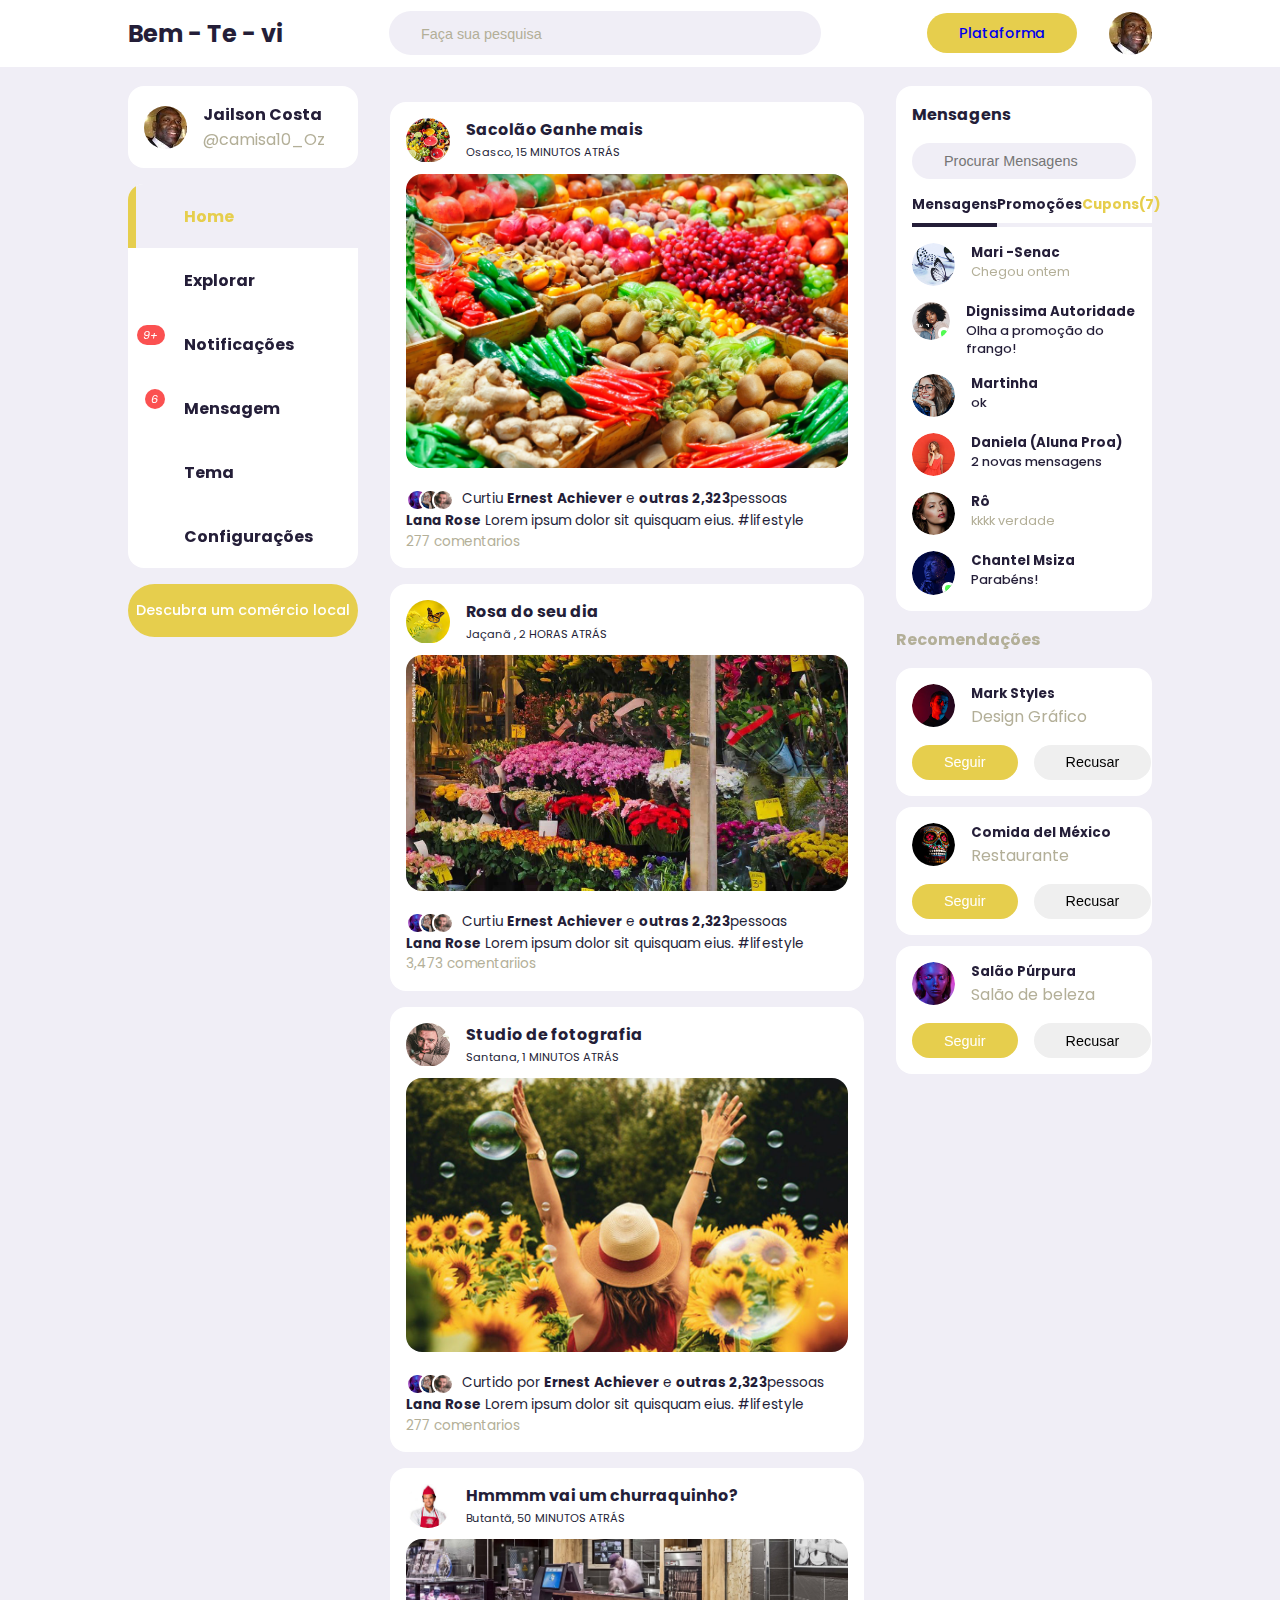
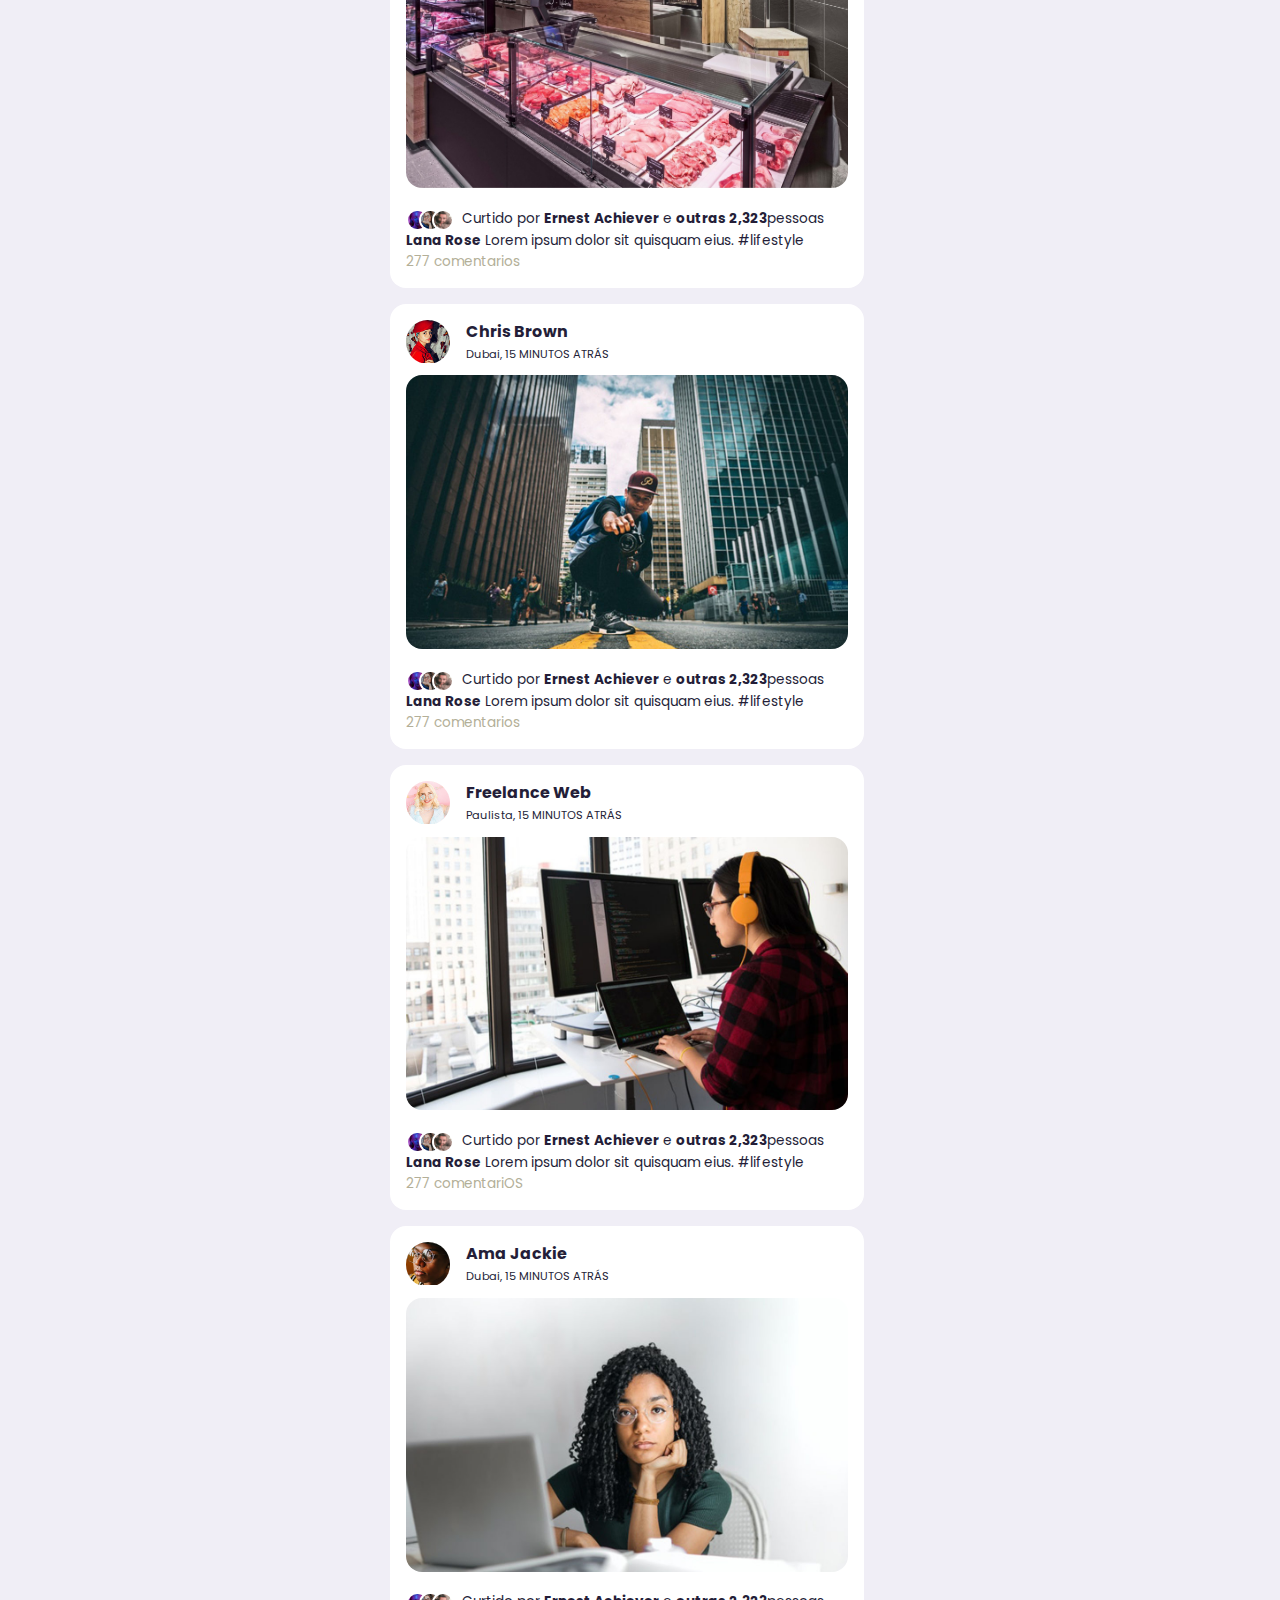
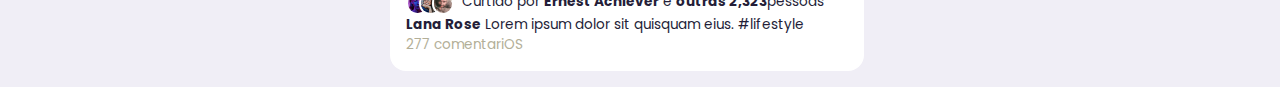
<file: rede_social.html>
<!DOCTYPE html>
<html lang="pt-br">

<head>
    <meta charset="UTF-8">
    <meta http-equiv="X-UA-Compatible" content="IE=edge">
    <meta name="viewport" content="width=device-width, initial-scale=1.0">
    <link rel="shortcut icon" href="/img/logo.png" type="image/x-icon">
    <title>Rede social | Bem-Te-Vi</title>
    <link rel="stylesheet" href="https://unicons.iconscout.com/release/v2.1.6/css/unicons.css">
    <link rel="stylesheet" href="style/estilo_redeSocial.css">
</head>

<body>
    <nav>
        <div class="container">
            <h2 class="log">
                Bem - Te - vi
            </h2>
            <div class="search-bar">
                <i class="uil uil-search"></i>
                <input type="search" placeholder="Faça sua pesquisa">
            </div>
            <div class="create">
                <label class="btn btn-primary" for="create-post"><a href="Plataforma.html" target="_blanck">Plataforma</a></label>
                <div class="profile-photo pointer">
                    <a href="pagina_usuario.html"><img src="img/jaja.jpeg">
                    </a>                    
                </div>
            </div>
        </div>
    </nav>
   
    <main>
        <div class="container">
        
            <div class="left">
                <a class="profile">
                    <div class="profile-photo">
                        <img src="img/jaja.jpeg">
                    </div>
                    <div class="handle">
                        <h4>Jailson Costa</h4>
                        <p class="text-muted">
                            @camisa10_Oz
                        </p>
                    </div>
                </a>

                <!-------------------- SIDEBAR ------------------------->
                <div class="sidebar">
                    <a class="menu-item active">
                        <span><i class="uil uil-home"></i></span>
                        <h3>Home</h3>
                    </a>
                    <a class="menu-item">
                        <span><i class="uil uil-compass"></i></span>
                        <h3>Explorar</h3>
                    </a>
                    <a class="menu-item" id="notifications">
                        <span><i class="uil uil-bell"><small class="notification-count">9+</small></i></span>
                        <h3>Notificações</h3>
                     
                        <div class="notifications-popup">
                            <div>
                                <div class="profile-photo">
                                    <img src="img/profile-2.jpg">
                                </div>
                                <div class="notification-body">
                                    <b>Keke Benjamin</b> aceitou sua solicitação
                                    <small class="text-muted">2 HORAS ATRÁS</small>
                                </div>
                            </div>
                            <div>
                                <div class="profile-photo">
                                    <img src="img/profile-3.jpg">
                                </div>
                                <div class="notification-body">
                                    <b>John Doe</b> comentou na sua publicação
                                    <small class="text-muted">1 HORA ATRÁS</small>
                                </div>
                            </div>
                            <div>
                                <div class="profile-photo">
                                    <img src="img/profile-4.jpg">
                                </div>
                                <div class="notification-body">
                                    <b>Mary Oppong</b> e <b> outras 283 </b> curtiram
                                    <small class="text-muted">4 MINUTOS ATRÁS</small>
                                </div>
                            </div>
                            <div>
                                <div class="profile-photo">
                                    <img src="img/profile-5.jpg">
                                </div>
                                <div class="notification-body">
                                    <b>Doris Y. Lartey</b> comentou em uma publicação que voce foi marcado
                                    <small class="text-muted">2 DIAS ATRÁS</small>
                                </div>
                            </div>
                            <div>
                                <div class="profile-photo">
                                    <img src="img/profile-6.jpg">
                                </div>
                                <div class="notification-body">
                                    <b>Donald Trump</b> comentou em uma publicação que voce foi marcado
                                    <small class="text-muted">1 HORA ATRÁS</small>
                                </div>
                            </div>
                            <div>
                                <div class="profile-photo">
                                    <img src="img/profile-7.jpg">
                                </div>
                                <div class="notification-body">
                                    <b>jane Doe</b> comentou na sua publicação
                                    <small class="text-muted">1 HORA ATRÁS</small>
                                </div>
                            </div>
                        </div>
                        
                    </a>
                    <a class="menu-item" id="messages-notification">
                        <span><i class="uil uil-envelope-alt"><small class="notification-count">6</small></i></span>
                        <h3>Mensagem</h3>
                    </a>
                    <a class="menu-item" id="theme">
                        <span><i class="uil uil-palette"></i></span>
                        <h3>Tema</h3>
                    </a>
                    <a class="menu-item">
                        <span><i class="uil uil-setting"></i></span>
                        <h3>Configurações</h3>
                    </a>
                </div>
               
                <label for="create-post" class="btn btn-primary">Descubra um comércio local</label>
            </div>

            <div class="middle">
                <!-- <div class="stories">
                    <div class="story">
                        <div class="profile-photo">
                            <img src="img/profile-20.jpg">
                        </div>
                        <p class="name">Seu story</p>
                    </div>
                    <div class="story">
                        <div class="profile-photo">
                            <img src="img/profile-9.jpg">
                        </div>
                        <p class="name">Lilla James</p>
                    </div>
                    <div class="story">
                        <div class="profile-photo">
                            <img src="img/profile-10.jpg">
                        </div>
                        <p class="name">Winnie Hale</p>
                    </div>
                    <div class="story">
                        <div class="profile-photo">
                            <img src="img/profile-11.jpg">
                        </div>
                        <p class="name">Daniel Bale</p>
                    </div>
                    <div class="story">
                        <div class="profile-photo">
                            <img src="img/profile-12.jpg">
                        </div>
                        <p class="name">Jane Doe</p>
                    </div>
                    <div class="story">
                        <div class="profile-photo">
                            <img src="img/profile-8.jpg">
                        </div>
                        <p class="name">Tina White</p>
                    </div>
                </div>
              
                <form class="create-post">
                    <div class="profile-photo">
                        <img src="img/profile-1.jpg">
                    </div>
                    <input type="text" placeholder="Compartilhe uma promoção!" id="create-post">
                    <input type="submit" value="publicar" class="btn btn-primary">
                </form> -->

                <!------------------- FEEDS --------------------->
                <div class="feeds">
                    <!------------------- FEED 1 --------------------->
                    <div class="feed">
                        <div class="head">
                            <div class="user">
                                <div class="profile-photo">
                                    <img src="img/profile-13.jpg">
                                </div>
                                <div class="ingo">
                                    <h3>Sacolão Ganhe mais</h3>
                                    <small>Osasco, 15 MINUTOS ATRÁS</small>
                                </div>
                            </div>
                            <span class="edit">
                                <i class="uil uil-ellipsis-h"></i>
                            </span>
                        </div>

                        <div class="photo">
                            <img src="img/feira.jpg">
                        </div>

                        <div class="action-buttons">
                            <div class="interaction-buttons">
                                <span><i class="uil uil-heart pointer "></i></span>
                                <span><i class="uil uil-comment-dots pointer "></i></span>
                                <span><i class="uil uil-share-alt pointer"></i></span>
                            </div>
                            <div class="bookmark">
                                <span><i class="uil uil-bookmark-full"></i></span>
                            </div>
                        </div>

                        <div class="liked-by">
                            <span><img src="img/profile-10.jpg"></span>
                            <span><img src="img/profile-4.jpg"></span>
                            <span><img src="img/profile-15.jpg"></span>
                            <p>Curtiu <b>Ernest Achiever</b> e <b> outras 2,323</b>pessoas </p>
                        </div>

                        <div class="caption">
                            <p><b>Lana Rose</b> Lorem ipsum dolor sit quisquam eius. <span
                                    class="harsh-tag">#lifestyle</span></p>
                        </div>
                        <div class="comments text-muted"> 277 comentarios</div>
                    </div>
                  
                    <div class="feed">
                        <div class="head">
                            <div class="user">
                                <div class="profile-photo">
                                    <img src="img/profile-14.jpg">
                                </div>
                                <div class="ingo">
                                    <h3>Rosa do seu dia </h3>
                                    <small>Jaçanã
                                        , 2 HORAS ATRÁS</small>
                                </div>
                            </div>
                            <span class="edit">
                                <i class="uil uil-ellipsis-h"></i>
                            </span>
                        </div>

                        <div class="photo">
                            <img src="img/floricultura.jpg">
                        </div>

                        <div class="action-buttons">
                            <div class="interaction-buttons">
                                <span><i class="uil uil-heart pointer "></i></span>
                                <span><i class="uil uil-comment-dots pointer"></i></span>
                                <span><i class="uil uil-share-alt pointer"></i></span>
                            </div>
                            <div class="bookmark">
                                <span><i class="uil uil-bookmark-full"></i></span>
                            </div>
                        </div>

                        <div class="liked-by">
                            <span><img src="img/profile-10.jpg"></span>
                            <span><img src="img/profile-4.jpg"></span>
                            <span><img src="img/profile-15.jpg"></span>
                            <p>Curtiu <b>Ernest Achiever</b> e <b>outras 2,323</b>pessoas</p>
                        </div>

                        <div class="caption">
                            <p><b>Lana Rose</b> Lorem ipsum dolor sit quisquam eius. <span
                                    class="harsh-tag">#lifestyle</span></p>
                        </div>
                        <div class="comments text-muted">3,473 comentariios</div>
                    </div>
                    <!---------------- END OF FEED ----------------->
                    <!------------------- FEED 3 --------------------->
                    <div class="feed">
                        <div class="head">
                            <div class="user">
                                <div class="profile-photo">
                                    <img src="img/profile-15.jpg">
                                </div>
                                <div class="ingo">
                                    <h3>Studio de fotografia</h3>
                                    <small>Santana, 1 MINUTOS ATRÁS</small>
                                </div>
                            </div>
                            <span class="edit">
                                <i class="uil uil-ellipsis-h"></i>
                            </span>
                        </div>

                        <div class="photo">
                            <img src="img/feed-3.jpg">
                        </div>

                        <div class="action-buttons">
                            <div class="interaction-buttons">
                                <span><i class="uil uil-heart pointer "></i></span>
                                <span><i class="uil uil-comment-dots pointer"></i></span>
                                <span><i class="uil uil-share-alt pointer"></i></span>
                            </div>
                            <div class="bookmark">
                                <span><i class="uil uil-bookmark-full"></i></span>
                            </div>
                        </div>

                        <div class="liked-by">
                            <span><img src="img/profile-10.jpg"></span>
                            <span><img src="img/profile-4.jpg"></span>
                            <span><img src="img/profile-15.jpg"></span>
                            <p>Curtido por <b>Ernest Achiever</b> e <b>outras 2,323</b>pessoas</p>
                        </div>

                        <div class="caption">
                            <p><b>Lana Rose</b> Lorem ipsum dolor sit quisquam eius. <span
                                    class="harsh-tag">#lifestyle</span></p>
                        </div>
                        <div class="comments text-muted">277 comentarios</div>
                    </div>
                    <!---------------- END OF FEED ----------------->
                    <!------------------- FEED 4 --------------------->
                    <div class="feed">
                        <div class="head">
                            <div class="user">
                                <div class="profile-photo">
                                    <img src="img/perfio-carne.jpeg">
                                </div>
                                <div class="ingo">
                                    <h3>Hmmmm vai um churraquinho?</h3>
                                    <small>Butantã, 50 MINUTOS ATRÁS</small>
                                </div>
                            </div>
                            <span class="edit">
                                <i class="uil uil-ellipsis-h"></i>
                            </span>
                        </div>

                        <div class="photo">
                            <img src="img/acougue.jpg">
                        </div>

                        <div class="action-buttons">
                            <div class="interaction-buttons">
                                <span><i class="uil uil-heart pointer"></i></span>
                                <span><i class="uil uil-comment-dots pointer"></i></span>
                                <span><i class="uil uil-share-alt pointer"></i></span>
                            </div>
                            <div class="bookmark">
                                <span><i class="uil uil-bookmark-full"></i></span>
                            </div>
                        </div>

                        <div class="liked-by">
                            <span><img src="img/profile-10.jpg"></span>
                            <span><img src="img/profile-4.jpg"></span>
                            <span><img src="img/profile-15.jpg"></span>
                            <p>Curtido por <b>Ernest Achiever</b> e <b>outras 2,323</b>pessoas</p>
                        </div>

                        <div class="caption">
                            <p><b>Lana Rose</b> Lorem ipsum dolor sit quisquam eius. <span
                                    class="harsh-tag">#lifestyle</span></p>
                        </div>
                        <div class="comments text-muted">277 comentarios</div>
                    </div>
                    <!---------------- END OF FEED ----------------->
                    <!------------------- FEED 5 --------------------->
                    <div class="feed">
                        <div class="head">
                            <div class="user">
                                <div class="profile-photo">
                                    <img src="img/profile-16.jpg">
                                </div>
                                <div class="ingo">
                                    <h3>Chris Brown</h3>
                                    <small>Dubai, 15 MINUTOS ATRÁS</small>
                                </div>
                            </div>
                            <span class="edit">
                                <i class="uil uil-ellipsis-h"></i>
                            </span>
                        </div>

                        <div class="photo">
                            <img src="img/feed-5.jpg">
                        </div>

                        <div class="action-buttons">
                            <div class="interaction-buttons">
                                <span><i class="uil uil-heart pointer"></i></span>
                                <span><i class="uil uil-comment-dots pointer"></i></span>
                                <span><i class="uil uil-share-alt pointer"></i></span>
                            </div>
                            <div class="bookmark">
                                <span><i class="uil uil-bookmark-full"></i></span>
                            </div>
                        </div>

                        <div class="liked-by">
                            <span><img src="img/profile-10.jpg"></span>
                            <span><img src="img/profile-4.jpg"></span>
                            <span><img src="img/profile-15.jpg"></span>
                            <p>Curtido por <b>Ernest Achiever</b> e <b>outras 2,323</b>pessoas</p>
                        </div>

                        <div class="caption">
                            <p><b>Lana Rose</b> Lorem ipsum dolor sit quisquam eius. <span
                                    class="harsh-tag">#lifestyle</span></p>
                        </div>
                        <div class="comments text-muted"> 277 comentarios</div>
                    </div>
                    <!---------------- END OF FEED ----------------->
                    <!------------------- FEED 6 --------------------->
                    <div class="feed">
                        <div class="head">
                            <div class="user">
                                <div class="profile-photo">
                                    <img src="img/profile-17.jpg">
                                </div>
                                <div class="ingo">
                                    <h3>Freelance Web</h3>
                                    <small>Paulista, 15 MINUTOS ATRÁS</small>
                                </div>
                            </div>
                            <span class="edit">
                                <i class="uil uil-ellipsis-h"></i>
                            </span>
                        </div>

                        <div class="photo">
                            <img src="img/feed-6.jpg">
                        </div>

                        <div class="action-buttons">
                            <div class="interaction-buttons">
                                <span><i class="uil uil-heart pointer"></i></span>
                                <span><i class="uil uil-comment-dots pointer"></i></span>
                                <span><i class="uil uil-share-alt pointer"></i></span>
                            </div>
                            <div class="bookmark">
                                <span><i class="uil uil-bookmark-full"></i></span>
                            </div>
                        </div>

                        <div class="liked-by">
                            <span><img src="img/profile-10.jpg"></span>
                            <span><img src="img/profile-4.jpg"></span>
                            <span><img src="img/profile-15.jpg"></span>
                            <p>Curtido por <b>Ernest Achiever</b> e <b>outras 2,323</b>pessoas</p>
                        </div>

                        <div class="caption">
                            <p><b>Lana Rose</b> Lorem ipsum dolor sit quisquam eius. <span
                                    class="harsh-tag">#lifestyle</span></p>
                        </div>
                        <div class="comments text-muted">277 comentariOS</div>
                    </div>
                    <!---------------- END OF FEED ----------------->
                    <!------------------- FEED 7 --------------------->
                    <div class="feed">
                        <div class="head">
                            <div class="user">
                                <div class="profile-photo">
                                    <img src="img/profile-18.jpg">
                                </div>
                                <div class="ingo">
                                    <h3>Ama Jackie</h3>
                                    <small>Dubai, 15 MINUTOS ATRÁS</small>
                                </div>
                            </div>
                            <span class="edit">
                                <i class="uil uil-ellipsis-h"></i>
                            </span>
                        </div>

                        <div class="photo">
                            <img src="img/feed-7.jpg">
                        </div>

                        <div class="action-buttons">
                            <div class="interaction-buttons">
                                <span><i class="uil uil-heart pointer"></i></span>
                                <span><i class="uil uil-comment-dots pointer"></i></span>
                                <span><i class="uil uil-share-alt pointer"></i></span>
                            </div>
                            <div class="bookmark">
                                <span><i class="uil uil-bookmark-full"></i></span>
                            </div>
                        </div>

                        <div class="liked-by">
                            <span><img src="img/profile-10.jpg"></span>
                            <span><img src="img/profile-4.jpg"></span>
                            <span><img src="img/profile-15.jpg"></span>
                            <p>Curtido por <b>Ernest Achiever</b> e <b>outras 2,323</b>pessoas</p>
                        </div>

                        <div class="caption">
                            <p><b>Lana Rose</b> Lorem ipsum dolor sit quisquam eius. <span
                                    class="harsh-tag">#lifestyle</span></p>
                        </div>
                        <div class="comments text-muted"> 277 comentariOS</div>
                    </div>
                    <!---------------- END OF FEED ----------------->
                </div>
                <!------------------------------- END OF FEEDS ------------------------------------>
            </div>
            <!--======================== END OF MIDDLE ==========================-->


            <!--======================== RIGHT ==========================-->
            <div class="right">
                <div class="messages">
                    <div class="heading">
                        <h4>Mensagens</h4><i class="uil uil-edit"></i>
                    </div>
                    <!------------ SEARCH BAR -------------->
                    <div class="search-bar">
                        <i class="uil uil-search"></i>
                        <input type="search" placeholder="Procurar Mensagens" id="message-search">
                    </div>
                    
                    <div class="category">
                        <h6 class="active pointer">Mensagens</h6>
                        <h6 class="pointer">Promoções</h6>
                        <h6 class="message-requests pointer">Cupons(7)</h6>
                    </div>
                   
                    <div class="message">
                        <div class="profile-photo">
                            <img src="img/profile-2.jpg">
                        </div>
                        <div class="message-body">
                            <h5>Mari -Senac</h5>
                            <p class="text-muted">Chegou ontem</p>
                        </div>
                    </div>
                    <!----- MESSAGE ----->
                    <div class="message">
                        <div class="profile-photo">
                            <img src="img/profile-3.jpg">
                            <div class="active"></div>
                        </div>
                        <div class="message-body">
                            <h5>Dignissima Autoridade</h5>
                            <p class="text-bold">Olha a promoção do frango!</p>
                        </div>
                    </div>
                    <!----- MESSAGE ----->
                    <div class="message">
                        <div class="profile-photo">
                            <img src="img/profile-4.jpg">
                        </div>
                        <div class="message-body">
                            <h5>Martinha</h5>
                            <p class="text-bold">ok</p>
                        </div>
                    </div>
                    <!----- MESSAGE ----->
                    <div class="message">
                        <div class="profile-photo">
                            <img src="img/profile-5.jpg">
                        </div>
                        <div class="message-body">
                            <h5>Daniela (Aluna Proa)</h5>
                            <p class="text-bold">2 novas mensagens</p>
                        </div>
                    </div>
                    <!----- MESSAGE ----->
                    <div class="message">
                        <div class="profile-photo">
                            <img src="img/profile-6.jpg">
                        </div>
                        <div class="message-body">
                            <h5>Rô</h5>
                            <p class="text-muted">kkkk verdade</p>
                        </div>
                    </div>
                    <!----- MESSAGE ----->
                    <div class="message">
                        <div class="profile-photo">
                            <img src="img/profile-7.jpg">
                            <div class="active"></div>
                        </div>
                        <div class="message-body">
                            <h5>Chantel Msiza</h5>
                            <p class="text-bold">Parabéns!</p>
                        </div>
                    </div>
                </div>
               
                <div class="friend-requests">
                    <h4>Recomendações</h4>
                    <!----- REQUEST 1----->
                    <div class="request">
                        <div class="info">
                            <div class="profile-photo">
                                <img src="img/profile-8.jpg">
                            </div>
                            <div>
                                <h5>Mark Styles</h5>
                                <p class="text-muted">Design Gráfico</p>
                            </div>
                        </div>
                        <div class="action">
                            <button class="btn btn-primary">Seguir</button>
                            <button class="btn">Recusar</button>
                        </div>
                    </div>
                   
                    <div class="request">
                        <div class="info">
                            <div class="profile-photo">
                                <img src="img/profile-9.jpg">
                            </div>
                            <div>
                                <h5>Comida del México</h5>
                                <p class="text-muted">Restaurante</p>
                            </div>
                        </div>
                        <div class="action">
                            <button class="btn btn-primary">Seguir</button>
                            <button class="btn">Recusar</button>
                        </div>
                    </div>
                    <!----- REQUEST 3----->
                    <div class="request">
                        <div class="info">
                            <div class="profile-photo">
                                <img src="img/profile-10.jpg">
                            </div>
                            <div>
                                <h5>Salão Púrpura</h5>
                                <p class="text-muted">Salão de beleza</p>
                            </div>
                        </div>
                        <div class="action">
                            <button class="btn btn-primary">Seguir</button>
                            <button class="btn">Recusar</button>
                        </div>
                    </div>
                </div>
            </div>
        </div>
        <!--====================== END OF RIGHT ==========================-->
        </div>
    </main>

    <!--================================================ THEME CUSTOMIZATION =============================================-->
    <div class="customize-theme">
        <div class="card">
            <h2>Customização</h2>
            <p class="text-muted">Mude a fonte, cor e muito mais.</p>

            <!------------ FONT SIZES ------------->
            <div class="font-size">
                <h4>Tamanho da fonte</h4>
                <div>
                    <h6>Aa</h6>
                    <div class="choose-size">
                        <span class="font-size-1"></span>
                        <span class="font-size-2"></span>
                        <span class="font-size-3"></span>
                        <span class="font-size-4"></span>
                        <span class="font-size-5"></span>
                    </div>
                    <h3>Aa</h3>
                </div>
            </div>

            <!------------ PRIMARY COLORS ------------->
            <div class="color">
                <h4>Cor</h4>
                <div class="choose-color">
                    <span class="color-1"></span>
                    <span class="color-2 active"></span>
                    <span class="color-3"></span>
                    <span class="color-4"></span>
                    <span class="color-5"></span>
                </div>
            </div>

            <!---------- BACKGROUND COLORS ------------>
            <div class="background">
                <h4>Fundo</h4>
                <div class="choose-bg">
                    <div class="bg-1 active">
                        <span></span>
                        <h5 for="bg-1">Light</h5>
                    </div>
                    <div class="bg-2">
                        <span></span>
                        <h5>Dim</h5>
                    </div>
                    <div class="bg-3">
                        <span></span>
                        <h5 for="bg-3">Lights Out</h5>
                    </div>
                </div>
            </div>
        </div>
    </div>
    <div vw class="enabled">
        <div vw-access-button class="active"></div>
        <div vw-plugin-wrapper>
          <div class="vw-plugin-top-wrapper"></div>
        </div>
      </div>
      <script src="https://vlibras.gov.br/app/vlibras-plugin.js"></script>
      <script>
        new window.VLibras.Widget('https://vlibras.gov.br/app');
      </script>
    <script src="js/script_redeSocial.js"></script>
</body>

</html>
</file>
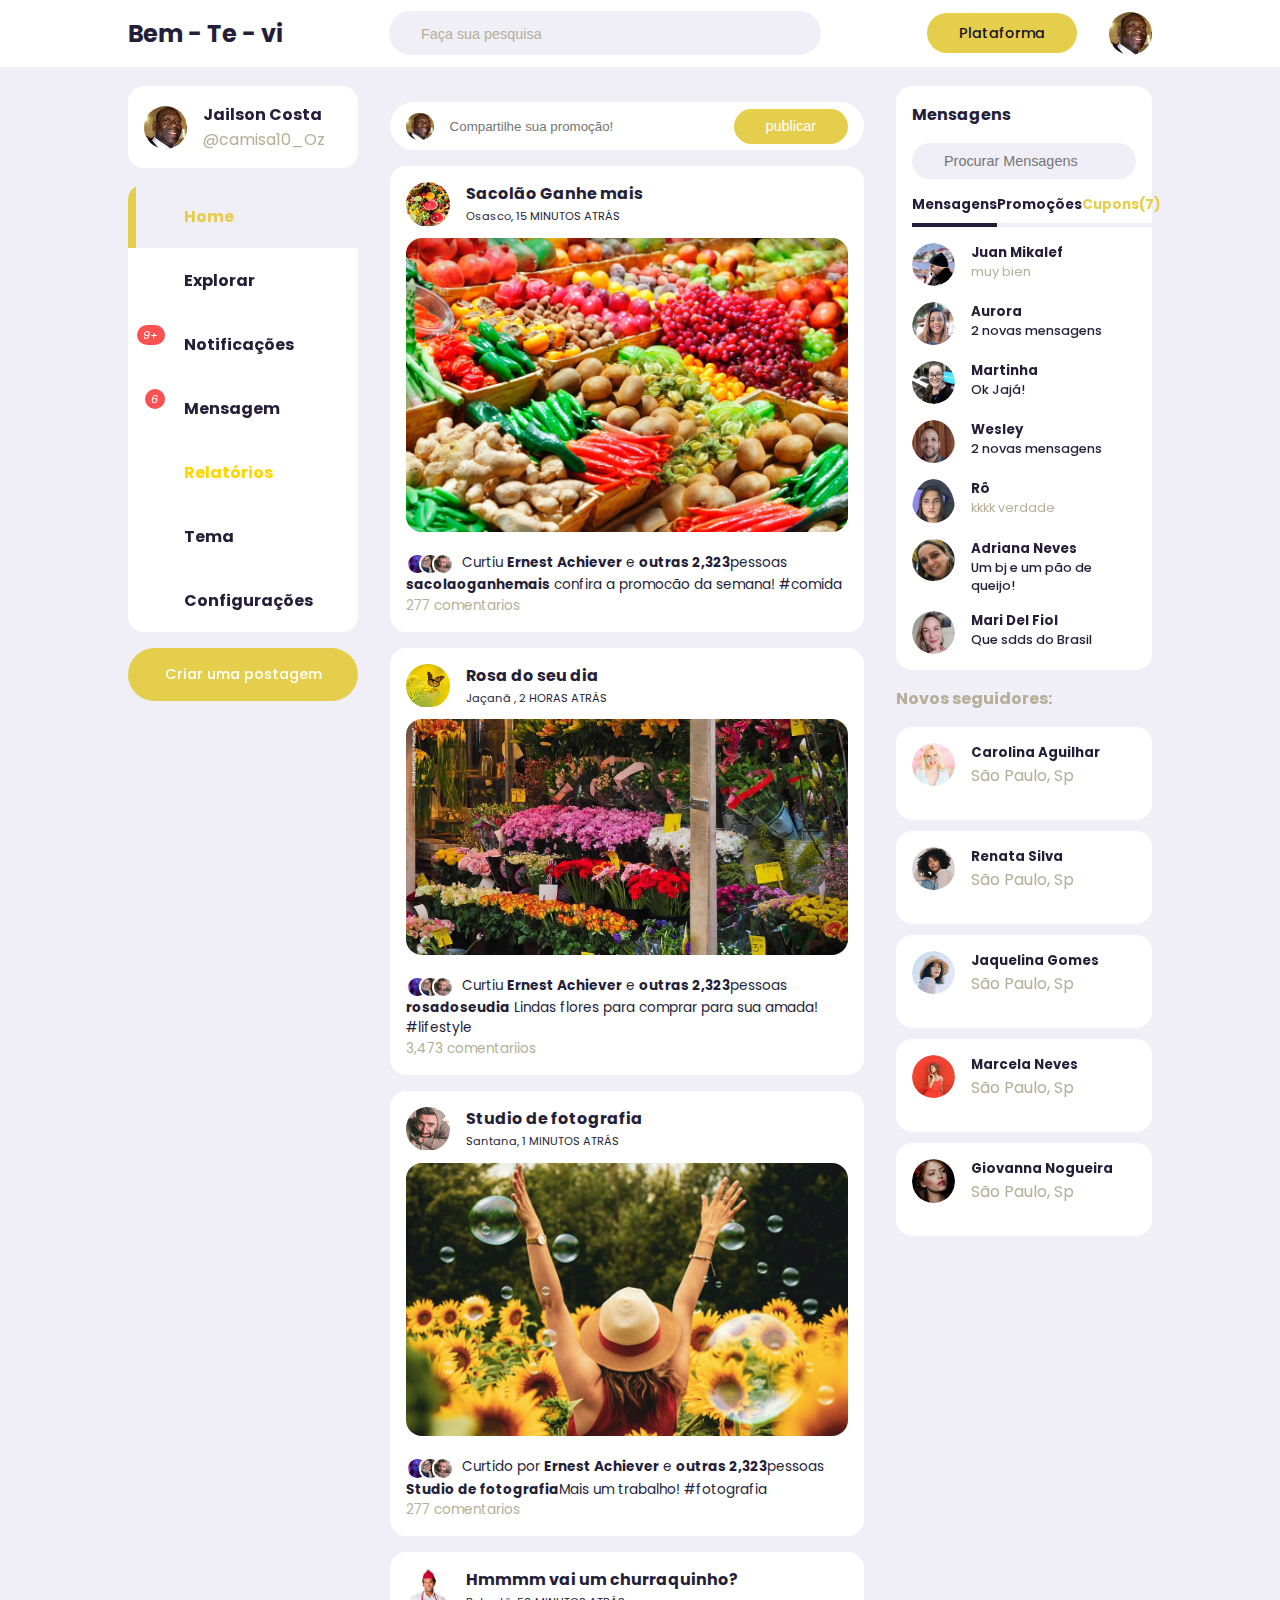
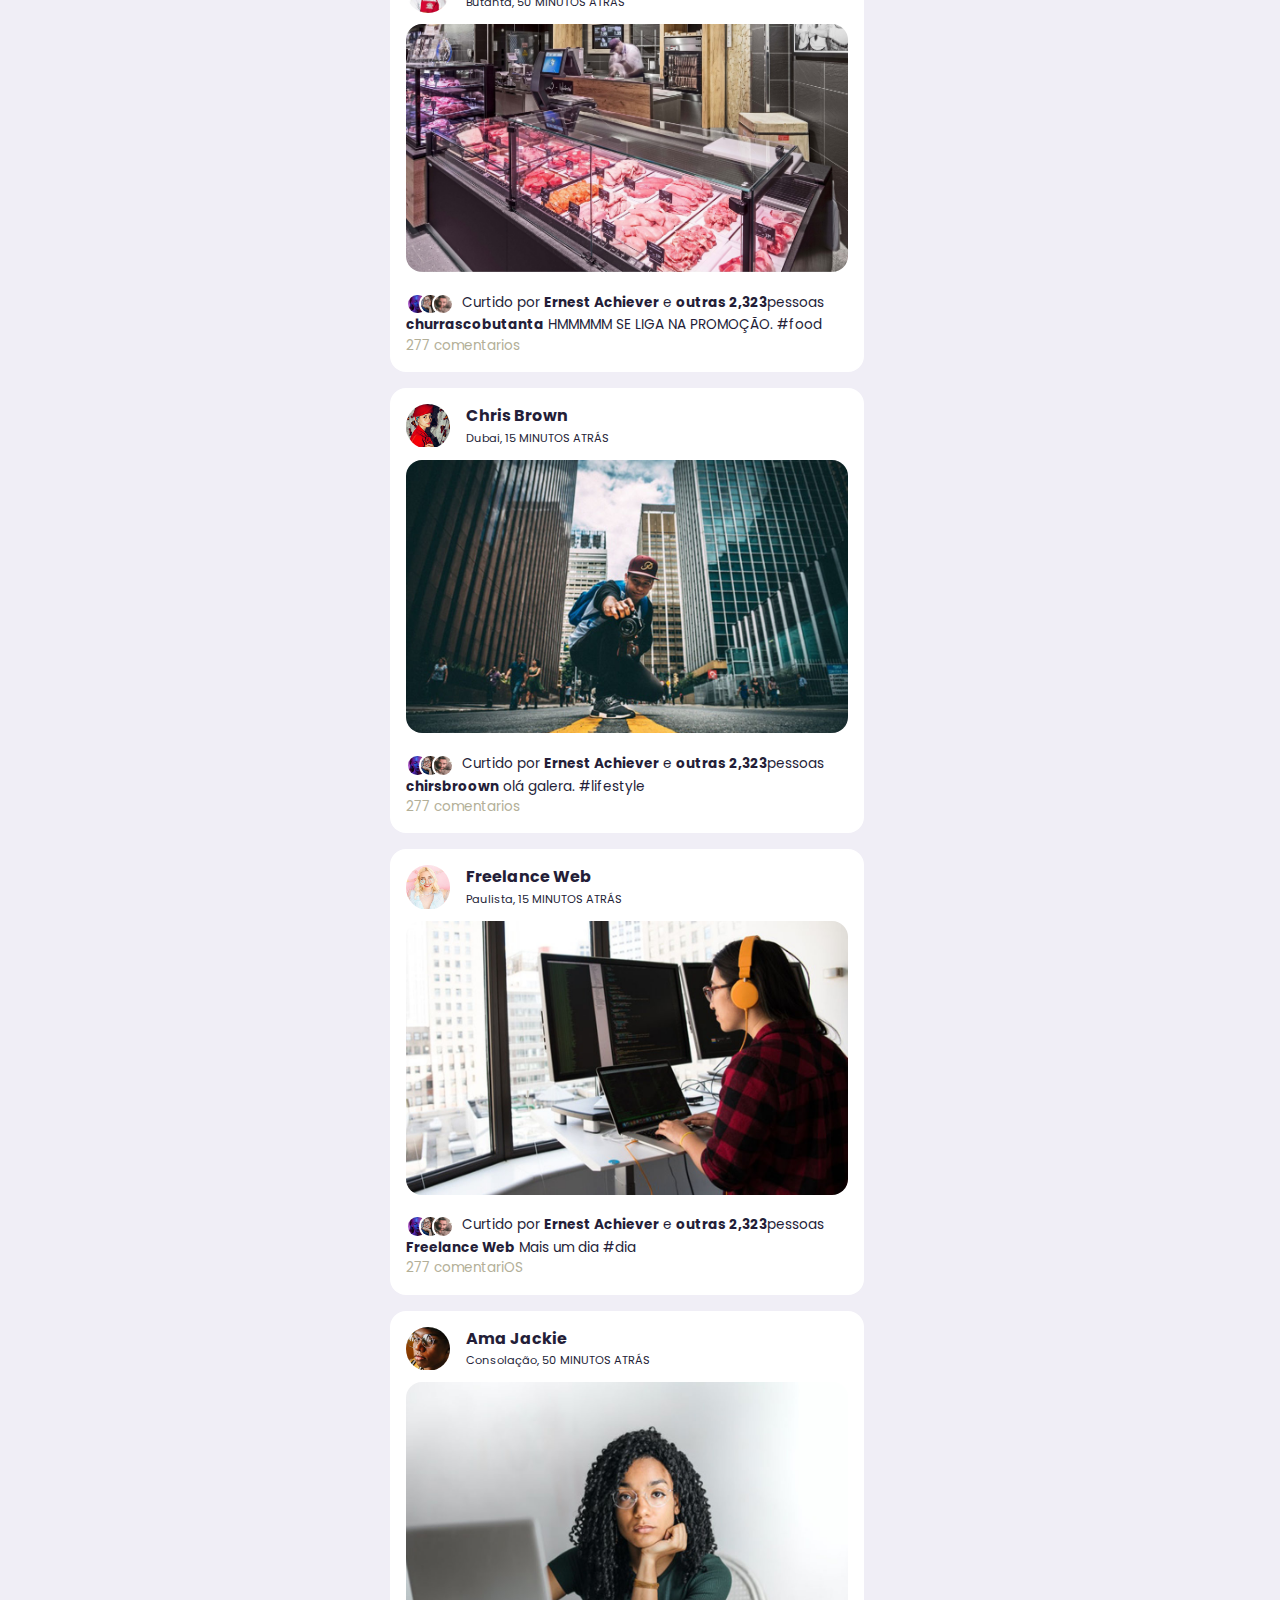
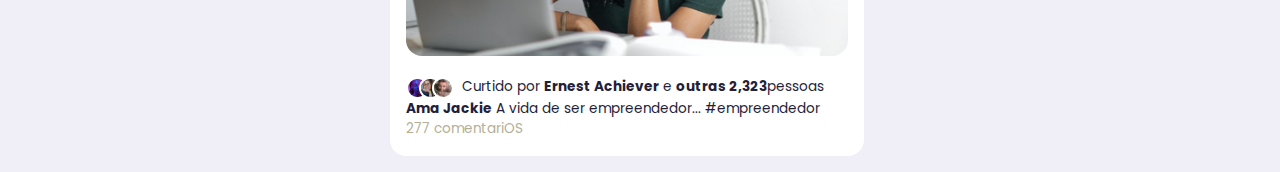
<file: redeSocial_loja.html>
<!DOCTYPE html>
<html lang="pt-br">

<head>
    <meta charset="UTF-8">
    <meta http-equiv="X-UA-Compatible" content="IE=edge">
    <meta name="viewport" content="width=device-width, initial-scale=1.0">
    <meta name="author" content="Grupo013">
    <meta name="keywods" content="BemTeVi, Demoday, Proa">
    <meta name="description" content="Projeto demoday, feito pela equipe 13 do instituto Proa">
    <title>6 novas mensagens</title>
    <link rel="shortcut icon" href="img/logo.png" type="image/x-icon">
    <link rel="stylesheet" href="https://unicons.iconscout.com/release/v2.1.6/css/unicons.css">
    <link rel="stylesheet" href="style/estilo_redeSocial.css">
</head>

<body>
    <nav>
        <div class="container">
            <h2 class="log">
                Bem - Te - vi
            </h2>
            <div class="search-bar">
                <i class="uil uil-search"></i>
                <input type="search" placeholder="Faça sua pesquisa">
            </div>
            <div class="create">
                <label class="btn btn-primary" for="create-post"><a href="Plataforma.html"
                        target="_blanck" id="black">Plataforma</a></label>
                <div class="profile-photo pointer">
                    <a href="pagina_usuario.html"><img src="img/jaja.jpeg">
                    </a>
                </div>
            </div>
        </div>
    </nav>

    <main>
        <div class="container">

            <div class="left">
                <a class="profile">
                    <div class="profile-photo">
                        <img src="img/jaja.jpeg">
                    </div>
                    <div class="handle">
                        <h4>Jailson Costa</h4>
                        <p class="text-muted">
                            @camisa10_Oz
                        </p>
                    </div>
                </a>
                <!-------------------- SIDEBAR ------------------------->
                <div class="sidebar">

                    <a class="menu-item active">
                        <span><i class="uil uil-home"></i></span>
                        <h3>Home</h3>
                    </a>
                    <a class="menu-item">
                        <span><i class="uil uil-compass"></i></span>
                        <h3>Explorar</h3>
                    </a>
                    <a class="menu-item" id="notifications">
                        <span><i class="uil uil-bell"><small class="notification-count">9+</small></i></span>
                        <h3>Notificações</h3>

                        <div class="notifications-popup">
                            <div>
                                <div class="profile-photo">
                                    <img src="img/profile-2.jpg">
                                </div>
                                <div class="notification-body">
                                    <b>Keke Benjamin</b> aceitou sua solicitação
                                    <small class="text-muted">2 HORAS ATRÁS</small>
                                </div>
                            </div>
                            <div>
                                <div class="profile-photo">
                                    <img src="img/profile-3.jpg">
                                </div>
                                <div class="notification-body">
                                    <b>John Doe</b> comentou na sua publicação
                                    <small class="text-muted">1 HORA ATRÁS</small>
                                </div>
                            </div>
                            <div>
                                <div class="profile-photo">
                                    <img src="img/profile-4.jpg">
                                </div>
                                <div class="notification-body">
                                    <b>Mary Oppong</b> e <b> outras 283 </b> curtiram
                                    <small class="text-muted">4 MINUTOS ATRÁS</small>
                                </div>
                            </div>
                            <div>
                                <div class="profile-photo">
                                    <img src="img/profile-5.jpg">
                                </div>
                                <div class="notification-body">
                                    <b>Doris Y. Lartey</b> comentou em uma publicação que voce foi marcado
                                    <small class="text-muted">2 DIAS ATRÁS</small>
                                </div>
                            </div>
                            <div>
                                <div class="profile-photo">
                                    <img src="img/profile-6.jpg">
                                </div>
                                <div class="notification-body">
                                    <b>Donald Trump</b> comentou em uma publicação que voce foi marcado
                                    <small class="text-muted">1 HORA ATRÁS</small>
                                </div>
                            </div>
                            <div>
                                <div class="profile-photo">
                                    <img src="img/profile-7.jpg">
                                </div>
                                <div class="notification-body">
                                    <b>jane Doe</b> comentou na sua publicação
                                    <small class="text-muted">1 HORA ATRÁS</small>
                                </div>
                            </div>
                        </div>

                    </a>
                    <a class="menu-item" id="messages-notification">
                        <span><i class="uil uil-envelope-alt"><small class="notification-count">6</small></i></span>
                        <h3>Mensagem</h3>
                    </a>
                    </a>
                    <a class="menu-item" id="messages-notification" href="/dashboard.html">
                        <span><i class="uil uil-chart-line" id="desh"></i></span>
                        <h3 class="desh">Relatórios</h3>
                    </a>
                    <a class="menu-item" id="theme">
                        <span><i class="uil uil-palette"></i></span>
                        <h3>Tema</h3>
                    </a>
                    <a class="menu-item">
                        <span><i class="uil uil-setting"></i></span>
                        <h3>Configurações</h3>
                    </a>
                </div>

                <label for="create-post" class="btn btn-primary">Criar uma postagem</label>
            </div>

            <div class="middle">
                <form class="create-post">
                    <div class="profile-photo">
                        <img src="img/jaja.jpeg">
                    </div>
                    <input type="text" placeholder="Compartilhe sua promoção!" id="create-post">
                  
                    <input type="submit" value="publicar" class="btn btn-primary">
                </form>

                <!------------------- FEEDS --------------------->
                <div class="feeds">
                    <!------------------- FEED 1 --------------------->
                    <div class="feed">
                        <div class="head">
                            <div class="user">
                                <div class="profile-photo">
                                    <img src="img/profile-13.jpg">
                                </div>
                                <div class="ingo">
                                    <h3>Sacolão Ganhe mais</h3>
                                    <small>Osasco, 15 MINUTOS ATRÁS</small>
                                </div>
                            </div>
                            <span class="edit">
                                <i class="uil uil-ellipsis-h"></i>
                            </span>
                        </div>

                        <div class="photo">
                            <img src="img/feira.jpg">
                        </div>

                        <div class="action-buttons">
                            <div class="interaction-buttons">
                                <span><i class="uil uil-heart pointer coracao"></i></span>
                                <span><i class="uil uil-comment-dots pointer comentario"></i></span>
                                <span><i class="uil uil-share-alt pointer compartilhar"></i></span>
                            </div>
                            <div class="bookmark">
                                <span><i class="uil uil-bookmark-full"></i></span>
                            </div>
                        </div>

                        <div class="liked-by">
                            <span><img src="img/profile-10.jpg"></span>
                            <span><img src="img/profile-4.jpg"></span>
                            <span><img src="img/profile-15.jpg"></span>
                            <p>Curtiu <b>Ernest Achiever</b> e <b> outras 2,323</b>pessoas </p>
                        </div>

                        <div class="caption">
                            <p><b>sacolaoganhemais</b> confira a promocão da semana! <span
                                class="harsh-tag">#comida</span></p>
                        </div>
                        <div class="comments text-muted"> 277 comentarios</div>
                    </div>

                    <div class="feed">
                        <div class="head">
                            <div class="user">
                                <div class="profile-photo">
                                    <img src="img/profile-14.jpg">
                                </div>
                                <div class="ingo">
                                    <h3>Rosa do seu dia </h3>
                                    <small>Jaçanã
                                        , 2 HORAS ATRÁS</small>
                                </div>
                            </div>
                            <span class="edit">
                                <i class="uil uil-ellipsis-h"></i>
                            </span>
                        </div>

                        <div class="photo">
                            <img src="img/floricultura.jpg">
                        </div>

                        <div class="action-buttons">
                            <div class="interaction-buttons">
                                <span><i class="uil uil-heart pointer coracao"></i></span>
                                <span><i class="uil uil-comment-dots pointer comentario"></i></span>
                                <span><i class="uil uil-share-alt pointer compartilhar"></i></span>
                            </div>
                            <div class="bookmark">
                                <span><i class="uil uil-bookmark-full"></i></span>
                            </div>
                        </div>

                        <div class="liked-by">
                            <span><img src="img/profile-10.jpg"></span>
                            <span><img src="img/profile-4.jpg"></span>
                            <span><img src="img/profile-15.jpg"></span>
                            <p>Curtiu <b>Ernest Achiever</b> e <b>outras 2,323</b>pessoas</p>
                        </div>

                        <div class="caption">
                            <p><b>rosadoseudia</b> Lindas flores para comprar para sua amada! <span
                                class="harsh-tag">#lifestyle</span></p>
                        </div>
                        <div class="comments text-muted">3,473 comentariios</div>
                    </div>
                    <!---------------- END OF FEED ----------------->
                    <!------------------- FEED 3 --------------------->
                    <div class="feed">
                        <div class="head">
                            <div class="user">
                                <div class="profile-photo">
                                    <img src="img/profile-15.jpg">
                                </div>
                                <div class="ingo">
                                    <h3>Studio de fotografia</h3>
                                    <small>Santana, 1 MINUTOS ATRÁS</small>
                                </div>
                            </div>
                            <span class="edit">
                                <i class="uil uil-ellipsis-h"></i>
                            </span>
                        </div>

                        <div class="photo">
                            <img src="img/feed-3.jpg">
                        </div>

                        <div class="action-buttons">
                            <div class="interaction-buttons">
                                <span><i class="uil uil-heart pointer coracao"></i></span>
                                <span><i class="uil uil-comment-dots pointer comentario"></i></span>
                                <span><i class="uil uil-share-alt pointer compartilhar"></i></span>
                            </div>
                            <div class="bookmark">
                                <span><i class="uil uil-bookmark-full"></i></span>
                            </div>
                        </div>

                        <div class="liked-by">
                            <span><img src="img/profile-10.jpg"></span>
                            <span><img src="img/profile-4.jpg"></span>
                            <span><img src="img/profile-15.jpg"></span>
                            <p>Curtido por <b>Ernest Achiever</b> e <b>outras 2,323</b>pessoas</p>
                        </div>

                        <div class="caption">
                            <p><b> Studio de fotografia</b>Mais um trabalho!  <span
                                class="harsh-tag">#fotografia</span></p>
                        </div>
                        <div class="comments text-muted">277 comentarios</div>
                    </div>
                    <!---------------- END OF FEED ----------------->
                    <!------------------- FEED 4 --------------------->
                    <div class="feed">
                        <div class="head">
                            <div class="user">
                                <div class="profile-photo">
                                    <img src="img/perfio-carne.jpeg">
                                </div>
                                <div class="ingo">
                                    <h3>Hmmmm vai um churraquinho?</h3>
                                    <small>Butantã, 50 MINUTOS ATRÁS</small>
                                </div>
                            </div>
                            <span class="edit">
                                <i class="uil uil-ellipsis-h"></i>
                            </span>
                        </div>

                        <div class="photo">
                            <img src="img/acougue.jpg">
                        </div>

                        <div class="action-buttons">
                            <div class="interaction-buttons">
                                <span><i class="uil uil-heart pointer coracao"></i></span>
                                <span><i class="uil uil-comment-dots pointer comentario"></i></span>
                                <span><i class="uil uil-share-alt pointer compartilhar"></i></span>
                            </div>
                            <div class="bookmark">
                                <span><i class="uil uil-bookmark-full"></i></span>
                            </div>
                        </div>

                        <div class="liked-by">
                            <span><img src="img/profile-10.jpg"></span>
                            <span><img src="img/profile-4.jpg"></span>
                            <span><img src="img/profile-15.jpg"></span>
                            <p>Curtido por <b>Ernest Achiever</b> e <b>outras 2,323</b>pessoas</p>
                        </div>

                        <div class="caption">
                            <p><b>churrascobutanta</b> HMMMMM SE LIGA NA PROMOÇÃO. <span
                                class="harsh-tag">#food</span></p>
                        </div>
                        <div class="comments text-muted">277 comentarios</div>
                    </div>
                    <!---------------- END OF FEED ----------------->
                    <!------------------- FEED 5 --------------------->
                    <div class="feed">
                        <div class="head">
                            <div class="user">
                                <div class="profile-photo">
                                    <img src="img/profile-16.jpg">
                                </div>
                                <div class="ingo">
                                    <h3>Chris Brown</h3>
                                    <small>Dubai, 15 MINUTOS ATRÁS</small>
                                </div>
                            </div>
                            <span class="edit">
                                <i class="uil uil-ellipsis-h"></i>
                            </span>
                        </div>

                        <div class="photo">
                            <img src="img/feed-5.jpg">
                        </div>

                        <div class="action-buttons">
                            <div class="interaction-buttons">
                                <span><i class="uil uil-heart pointer coracao"></i></span>
                                <span><i class="uil uil-comment-dots pointer comentario"></i></span>
                                <span><i class="uil uil-share-alt pointer compartilhar"></i></span>
                            </div>
                            <div class="bookmark">
                                <span><i class="uil uil-bookmark-full"></i></span>
                            </div>
                        </div>

                        <div class="liked-by">
                            <span><img src="img/profile-10.jpg"></span>
                            <span><img src="img/profile-4.jpg"></span>
                            <span><img src="img/profile-15.jpg"></span>
                            <p>Curtido por <b>Ernest Achiever</b> e <b>outras 2,323</b>pessoas</p>
                        </div>

                        <div class="caption">
                            <p><b>chirsbroown</b> olá galera. <span
                                class="harsh-tag">#lifestyle</span></p>
                        </div>
                        <div class="comments text-muted"> 277 comentarios</div>
                    </div>
                    <!---------------- END OF FEED ----------------->
                    <!------------------- FEED 6 --------------------->
                    <div class="feed">
                        <div class="head">
                            <div class="user">
                                <div class="profile-photo">
                                    <img src="img/profile-17.jpg">
                                </div>
                                <div class="ingo">
                                    <h3>Freelance Web</h3>
                                    <small>Paulista, 15 MINUTOS ATRÁS</small>
                                </div>
                            </div>
                            <span class="edit">
                                <i class="uil uil-ellipsis-h"></i>
                            </span>
                        </div>

                        <div class="photo">
                            <img src="img/feed-6.jpg">
                        </div>

                        <div class="action-buttons">
                            <div class="interaction-buttons">
                                <span><i class="uil uil-heart pointer coracao"></i></span>
                                <span><i class="uil uil-comment-dots pointer comentario"></i></span>
                                <span><i class="uil uil-share-alt pointer compartilhar"></i></span>
                            </div>
                            <div class="bookmark">
                                <span><i class="uil uil-bookmark-full"></i></span>
                            </div>
                        </div>

                        <div class="liked-by">
                            <span><img src="img/profile-10.jpg"></span>
                            <span><img src="img/profile-4.jpg"></span>
                            <span><img src="img/profile-15.jpg"></span>
                            <p>Curtido por <b>Ernest Achiever</b> e <b>outras 2,323</b>pessoas</p>
                        </div>

                        <div class="caption">
                            <div class="caption">
                                <p><b>Freelance Web</b> Mais um dia <span
                                    class="harsh-tag">#dia</span></p>
                            </div>
                        </div>
                        <div class="comments text-muted">277 comentariOS</div>
                    </div>
                    <!---------------- END OF FEED ----------------->
                    <!------------------- FEED 7 --------------------->
                    <div class="feed">
                        <div class="head">
                            <div class="user">
                                <div class="profile-photo">
                                    <img src="img/profile-18.jpg">
                                </div>
                                <div class="ingo">
                                    <h3>Ama Jackie</h3>
                                    <small>Consolação, 50 MINUTOS ATRÁS</small>
                                </div>
                            </div>
                            <span class="edit">
                                <i class="uil uil-ellipsis-h"></i>
                            </span>
                        </div>

                        <div class="photo">
                            <img src="img/feed-7.jpg">
                        </div>

                        <div class="action-buttons">
                            <div class="interaction-buttons">
                                <span><i class="uil uil-heart pointer coracao"></i></span>
                                <span><i class="uil uil-comment-dots pointer comentario"></i></span>
                                <span><i class="uil uil-share-alt pointer compartilhar"></i></span>
                            </div>
                            <div class="bookmark">
                                <span><i class="uil uil-bookmark-full"></i></span>
                            </div>
                        </div>

                        <div class="liked-by">
                            <span><img src="img/profile-10.jpg"></span>
                            <span><img src="img/profile-4.jpg"></span>
                            <span><img src="img/profile-15.jpg"></span>
                            <p>Curtido por <b>Ernest Achiever</b> e <b>outras 2,323</b>pessoas</p>
                        </div>

                        <div class="caption">
                            <p><b>Ama Jackie</b> A vida de ser empreendedor... <span
                                    class="harsh-tag">#empreendedor</span></p>
                        </div>
                        <div class="comments text-muted"> 277 comentariOS</div>
                    </div>
                    <!---------------- END OF FEED ----------------->
                </div>
                <!------------------------------- END OF FEEDS ------------------------------------>
            </div>
            <!--======================== END OF MIDDLE ==========================-->


            <!--======================== RIGHT ==========================-->
            <div class="right">
                <div class="messages">
                    <div class="heading">
                        <h4>Mensagens</h4><i class="uil uil-edit"></i>
                    </div>
                    <!------------ SEARCH BAR -------------->
                    <div class="search-bar">
                        <i class="uil uil-search"></i>
                        <input type="search" placeholder="Procurar Mensagens" id="message-search">
                    </div>

                    <div class="category">
                        <h6 class="active pointer">Mensagens</h6>
                        <h6 class="pointer">Promoções</h6>
                        <h6 class="message-requests pointer">Cupons(7)</h6>
                    </div>

                    <div class="message">
                        <div class="profile-photo">
                            <img src="imgDash/juan.jpeg">
                        </div>
                        <div class="message-body">
                            <h5>Juan Mikalef</h5>
                            <p class="text-muted">muy bien</p>
                        </div>
                    </div>
                    <!----- MESSAGE ----->
                    <div class="message">
                        <div class="profile-photo">
                            <img src="imgDash/profAurora.jpeg">

                        </div>
                        <div class="message-body">
                            <h5>Aurora</h5>
                            <p class="text-bold">2 novas mensagens</p>
                        </div>
                    </div>
                    <!----- MESSAGE ----->
                    <div class="message">
                        <div class="profile-photo">
                            <img src="imgDash/profMartinha.jpeg">
                        </div>
                        <div class="message-body">
                            <h5>Martinha</h5>
                            <p class="text-bold">Ok Jajá!</p>
                        </div>
                    </div>
                    <!----- MESSAGE ----->
                    <div class="message">
                        <div class="profile-photo">
                            <img src="imgDash/profWes.jpeg">

                        </div>
                        <div class="message-body">
                            <h5>Wesley</h5>
                            <p class="text-bold">2 novas mensagens</p>
                        </div>
                    </div>
                    <!----- MESSAGE ----->
                    <div class="message">
                        <div class="profile-photo">
                            <img src="imgDash/profRoro.jpeg">
                        </div>
                        <div class="message-body">
                            <h5>Rô</h5>
                            <p class="text-muted">kkkk verdade</p>
                        </div>
                    </div>
                    <!----- MESSAGE ----->
                    <div class="message">
                        <div class="profile-photo">
                            <img src="imgDash/profAdriana.jpeg">

                        </div>
                        <div class="message-body">
                            <h5>Adriana Neves</h5>
                            <p class="text-bold">Um bj e um pão de queijo!</p>
                        </div>
                    </div>
                    <!----- MESSAGE ----->
                    <div class="message">
                        <div class="profile-photo">
                            <img src="imgDash/profMari.jpg">

                        </div>
                        <div class="message-body">
                            <h5>Mari Del Fiol</h5>
                            <p class="text-bold">Que sdds do Brasil</p>
                        </div>
                    </div>
                </div>

                <div class="friend-requests">
                    <h4>Novos seguidores:</h4>
                    <!----- REQUEST 1----->
                    <div class="request">
                        <div class="info">
                            <div class="profile-photo">
                                <img src="img/profile-17.jpg">
                            </div>
                            <div>
                                <h5>Carolina Aguilhar</h5>
                                <p class="text-muted">São Paulo, Sp</p>
                            </div>
                        </div>

                    </div>
                    <!----- REQUEST 2----->
                    <div class="request">
                        <div class="info">
                            <div class="profile-photo">
                                <img src="img/profile-3.jpg">
                            </div>
                            <div>
                                <h5>Renata Silva</h5>
                                <p class="text-muted">São Paulo, Sp</p>
                            </div>
                        </div>
                    </div>
                    <!----- REQUEST 3----->
                    <div class="request">
                        <div class="info">
                            <div class="profile-photo">
                                <img src="img/profile-1.jpg">
                            </div>
                            <div>
                                <h5>Jaquelina Gomes</h5>
                                <p class="text-muted">São Paulo, Sp</p>
                            </div>
                        </div>
                    </div>
                </div>
                <!----- REQUEST 4----->
                <div class="request">
                    <div class="info">
                        <div class="profile-photo">
                            <img src="img/profile-5.jpg">
                        </div>
                        <div>
                            <h5>Marcela Neves</h5>
                            <p class="text-muted">São Paulo, Sp</p>
                        </div>
                    </div>
                </div>
                <!----- REQUEST 5----->
                <div class="request">
                    <div class="info">
                        <div class="profile-photo">
                            <img src="img/profile-6.jpg">
                        </div>
                        <div>
                            <h5>Giovanna Nogueira</h5>
                            <p class="text-muted">São Paulo, Sp</p>
                        </div>
                    </div>
                </div>
            </div>
        </div>
        <!--====================== END OF RIGHT ==========================-->
        </div>
    </main>

    <!--================================================ THEME CUSTOMIZATION =============================================-->
    <div class="customize-theme">
        <div class="card">
            <h2>Customização</h2>
            <p class="text-muted">Mude a fonte, cor e muito mais.</p>

            <!------------ FONT SIZES ------------->
            <div class="font-size">
                <h4>Tamanho da fonte</h4>
                <div>
                    <h6>Aa</h6>
                    <div class="choose-size">
                        <span class="font-size-1"></span>
                        <span class="font-size-2"></span>
                        <span class="font-size-3"></span>
                        <span class="font-size-4"></span>
                        <span class="font-size-5"></span>
                    </div>
                    <h3>Aa</h3>
                </div>
            </div>

            <!------------ PRIMARY COLORS ------------->
            <div class="color">
                <h4>Cor</h4>
                <div class="choose-color">
                    <span class="color-1"></span>
                    <span class="color-2 active"></span>
                    <span class="color-3"></span>
                    <span class="color-4"></span>
                    <span class="color-5"></span>
                </div>
            </div>

            <!---------- BACKGROUND COLORS ------------>
            <div class="background">
                <h4>Fundo</h4>
                <div class="choose-bg">
                    <div class="bg-1 active">
                        <span></span>
                        <h5 for="bg-1">Light</h5>
                    </div>
                    <div class="bg-2">
                        <span></span>
                        <h5>Dim</h5>
                    </div>
                    <div class="bg-3">
                        <span></span>
                        <h5 for="bg-3">Lights Out</h5>
                    </div>
                </div>
            </div>
        </div>
    </div>
    <div vw class="enabled">
        <div vw-access-button class="active"></div>
        <div vw-plugin-wrapper>
            <div class="vw-plugin-top-wrapper"></div>
        </div>
    </div>
    <script src="https://vlibras.gov.br/app/vlibras-plugin.js"></script>
    <script>
        new window.VLibras.Widget('https://vlibras.gov.br/app');
    </script>
    <script src="js/script_redeSocial.js"></script>
</body>

</html>
</file>
<file: style/estilo_redeSocial.css>
@import url("https://fonts.googleapis.com/css2?family=Poppins:wght@200;300;400;500;600;700;800&display=swap");

:root {
  --primary-color-hue: 50.75;
  --dark-color-lightness: 17%;
  --light-color-lightness: 95%;
  --white-color-lightness: 100%;

  --color-white: hsl(252, 30%, var(--white-color-lightness));
  --color-light: hsl(252, 30%, var(--light-color-lightness));
  --color-gray: hsl(var(--primary-color-hue), 15%, 65%);
  --color-primary: hsl(var(--primary-color-hue), 75%, 60%);
  --color-secondary: hsl(252, 100%, 90%);
  --color-success: hsl(120, 95%, 65%);
  --color-danger: hsl(0, 95%, 65%);
  --color-dark: hsl(252, 30%, var(--dark-color-lightness));
  --color-black: hsl(252, 30%, 10%);

  --border-radius: 2rem;
  --card-border-radius: 1rem;
  --btn-padding: 0.6rem 2rem;
  --search-padding: 0.6rem 1rem;
  --card-padding: 1rem;

  --sticky-top-left: 5.4rem;
  --sticky-top-right: -18rem;
}

*,
*::before,
*::after {
  margin: 0;
  padding: 0;
  outline: 0;
  box-sizing: border-box;
  text-decoration: none;
  list-style: none;
  border: none;
}

::-webkit-scrollbar {
  display: none;
}




body {
  font-family: "Poppins", sans-serif;
  color: var(--color-dark);
  background: var(--color-light);
  overflow-x: hidden;
}

/* GENERAL STYLES */
.container {
  width: 80%;
  margin: 0 auto;
}

.profile-photo {
  width: 2.7rem;
  aspect-ratio: 1/1;
  border-radius: 50%;
  overflow: hidden;
}

img {
  display: block;
  width: 100%;
}

.btn {
  display: inline-block;
  padding: var(--btn-padding);
  font-weight: 500;
  border-radius: var(--border-radius);
  cursor: pointer;
  transition: all 300ms ease;
  font-size: 0.9rem;
}

.btn:hover {
  opacity: 0.8;
}

.btn-primary {
  background: var(--color-primary);
  color: white;
}

.text-bold {
  font-weight: 500;
}

.text-muted {
  color: var(--color-gray);
}

/*================== NAVBAR =================*/
nav {
  width: 100%;
  background: var(--color-white);
  padding: 0.7rem 0;
  position: fixed;
  top: 0;
  z-index: 10;
}

nav .container {
  display: flex;
  align-items: center;
  justify-content: space-between;
}

.search-bar {
  background: var(--color-light);
  border-radius: var(--border-radius);
  padding: var(--search-padding);
}

.search-bar input[type="search"] {
  background: transparent;
  width: 30vw;
  margin-left: 1rem;
  font-size: 0.9rem;
  color: var(--color-dark);
}

nav .search-bar input[type="search"]::placeholder {
  color: var(--color-gray);
}

nav .create {
  display: flex;
  align-items: center;
  gap: 2rem;
}

/* ===================== MAIN ======================= */
main {
  position: relative;
  top: 5.4rem;
}

main .container {
  display: grid;
  grid-template-columns: 18vw auto 20vw;
  column-gap: 2rem;
  position: relative;
}

/* =================== LEFT ================ */
main .container .left {
  height: max-content;
  position: sticky;
  top: var(--sticky-top-left);
}

main .container .left .profile {
  padding: var(--card-padding);
  background: var(--color-white);
  border-radius: var(--card-border-radius);
  display: flex;
  align-items: center;
  column-gap: 1rem;
  width: 100%;
}

/* -------------- SIDEBAR ------------------ */
.left .sidebar {
  margin-top: 1rem;
  background: var(--color-white);
  border-radius: var(--card-border-radius);
}

.left .sidebar .menu-item {
  display: flex;
  align-items: center;
  height: 4rem;
  cursor: pointer;
  transition: all 300ms ease;
  position: relative;
}

.left .sidebar .menu-item:hover {
  background: var(--color-light);
}

.left .sidebar i {
  font-size: 1.4rem;
  color: var(--color-gray);
  margin-left: 2rem;
  position: relative;
}

.left .sidebar i .notification-count {
  background: var(--color-danger);
  color: white;
  font-size: 0.7rem;
  width: fit-content;
  border-radius: 0.8rem;
  padding: 0.1rem 0.4rem;
  position: absolute;
  top: -0.2rem;
  right: -0.3rem;
}


.left .sidebar h3 {
  margin-left: 1.5rem;
  font-size: 1rem;
}

.left .sidebar .active {
  background: var(--color-light);
}

.left .sidebar .active i,
.left .sidebar .active h3 {
  color: var(--color-primary);
}

.left .sidebar .active::before {
  content: "";
  display: block;
  width: 0.5rem;
  height: 100%;
  position: absolute;
  background: var(--color-primary);
}

.desh, #desh{
  color: gold;
}

#black{
  color: var(--color-black);
}



.left .sidebar .menu-item:first-child.active {
  border-top-left-radius: var(--card-border-radius);
  overflow: hidden;
}

.left .sidebar .menu-item:last-child.active {
  border-bottom-left-radius: var(--card-border-radius);
  overflow: hidden;
}

.left .btn {
  margin-top: 1rem;
  width: 100%;
  text-align: center;
  padding: 1rem 0;
}

.left .notifications-popup {
  position: absolute;
  top: 0;
  left: 110%;
  width: 30rem;
  background: var(--color-white);
  border-radius: var(--card-border-radius);
  padding: var(--card-padding);
  box-shadow: 0 0 2rem hsl(var(--color-primary), 75%, 60% 25%);
  z-index: 8;
  display: none;
  border: 1px solid black;
}

.left .notifications-popup::before {
  content: "";
  width: 1.2rem;
  height: 1.2rem;
  display: block;
  background: var(--color-white);
  position: absolute;
  left: -0.6rem;
  transform: rotate(45deg);
  border-left: 1px solid black;
  border-bottom: 1px solid black;
}

.left .notifications-popup>div {
  display: flex;
  align-items: start;
  gap: 1rem;
  margin-bottom: 1rem;
}

.left .notifications-popup small {
  display: block;
}

.middle .stories {
  display: flex;
  justify-content: space-between;
  height: 12rem;
  gap: 0.5rem;
}

.middle .stories .story {
  padding: var(--card-padding);
  border-radius: var(--card-border-radius);
  display: flex;
  flex-direction: column;
  justify-content: space-between;
  align-items: center;
  color: white;
  font-size: 0.75rem;
  width: 100%;
  position: relative;
  overflow: hidden;
}

.middle .stories .story::before {
  content: "";
  display: block;
  width: 100%;
  height: 5rem;
  background: linear-gradient(transparent, rgba(0, 0, 0, 0.75));
  position: absolute;
  bottom: 0;
}

.middle .stories .story .name {
  z-index: 2;
}

.middle .stories .story:nth-child(1) {
  background: url("./images/story-1.jpg") no-repeat center center/cover;
}

.middle .stories .story:nth-child(2) {
  background: url("./images/story-2.jpg") no-repeat center center/cover;
}

.middle .stories .story:nth-child(3) {
  background: url("./images/story-3.jpg") no-repeat center center/cover;
}

.middle .stories .story:nth-child(4) {
  background: url("./images/story-4.jpg") no-repeat center center/cover;
}

.middle .stories .story:nth-child(5) {
  background: url("./images/story-5.jpg") no-repeat center center/cover;
}

.middle .stories .story:nth-child(6) {
  background: url("./images/story-6.jpg") no-repeat center center/cover;
}

.middle .story .profile-photo {
  width: 2rem;
  height: 2rem;
  align-self: start;
  border: 3px solid var(--color-primary);
}

/* ----------------- CREATE POST ------------- */
.middle .create-post {
  width: 100%;
  display: flex;
  align-items: center;
  justify-content: space-between;
  margin-top: 1rem;
  background: var(--color-white);
  padding: 0.4rem var(--card-padding);
  border-radius: var(--border-radius);
}

.middle .create-post input[type="text"] {
  justify-self: start;
  width: 100%;
  padding-left: 1rem;
  background: transparent;
  color: var(--color-dark);
  margin-right: 1rem;
}

/* ---------------------- FEEDS --------------------- */
.middle .feeds .feed {
  background: var(--color-white);
  border-radius: var(--card-border-radius);
  padding: var(--card-padding);
  margin: 1rem 0;
  font-size: 0.85rem;
  line-height: 1.5;
}

.middle .feed .head {
  display: flex;
  justify-content: space-between;
}

.middle .feed .user {
  display: flex;
  gap: 1rem;
}

.middle .feed .photo {
  border-radius: var(--card-border-radius);
  overflow: hidden;
  margin: 0.7rem 0;
}

.middle .feed .action-buttons {
  display: flex;
  justify-content: space-between;
  align-items: center;
  font-size: 1.4rem;
  margin: 0.6rem;
}

.middle .liked-by {
  display: flex;
}

.middle .liked-by span {
  width: 1.4rem;
  height: 1.4rem;
  display: block;
  border-radius: 50%;
  overflow: hidden;
  border: 2px solid var(--color-white);
  margin-left: -0.6rem;
}

.middle .liked-by span:first-child {
  margin: 0;
}

.middle .liked-by p {
  margin-left: 0.5rem;
}






/* ========================== RIGHT =============================== */
main .container .right {
  height: max-content;
  position: sticky;
  top: var(--sticky-top-right);
  bottom: 0;
}

.right .messages {
  background: var(--color-white);
  border-radius: var(--card-border-radius);
  padding: var(--card-padding);
}

.right .messages .heading {
  display: flex;
  align-items: center;
  justify-content: space-between;
  margin-bottom: 1rem;
}

.right .messages i {
  font-size: 1.4rem;
}

.right .messages .search-bar {
  display: flex;
  margin-bottom: 1rem;
}

.right .messages .category {
  display: flex;
  justify-content: space-between;
  margin-bottom: 1rem;
}

.right .messages .category h6 {
  width: 100%;
  text-align: center;
  border-bottom: 4px solid var(--color-light);
  padding-bottom: 0.5rem;
  font-size: 0.85rem;
}

.right .messages .category .active {
  border-color: var(--color-dark);
}

.right .messages .message-requests {
  color: var(--color-primary);
}

.right .messages .message {
  display: flex;
  gap: 1rem;
  margin-bottom: 1rem;
  align-items: start;
}

.right .message .profile-photo {
  position: relative;
  overflow: hidden;

}

.right .profile-photo img {
  border-radius: 50%;
}

.right .messages .message:last-child {
  margin: 0;
}

.right .messages .message p {
  font-size: 0.8rem;
}

.right .messages .message .profile-photo .active {
  width: 0.8rem;
  height: 0.8rem;
  border-radius: 50%;
  border: 3px solid var(--color-white);
  background: var(--color-success);
  position: absolute;
  bottom: 0;
  right: 0;
}

.coracao:hover {
  color: red;
}

.comentario:hover{
  color:aqua;
}

.compartilhar:hover{
  color:hsl(52, 75%, 60%);
}


/* ================= FRIEND REQUESTS =================== */
.right .friend-requests {
  margin-top: 1rem;
}

.right .friend-requests h4 {
  color: var(--color-gray);
  margin: 1rem 0;
}

.right .request {
  background: var(--color-white);
  padding: var(--card-padding);
  border-radius: var(--card-border-radius);
  margin-bottom: 0.7rem;
}

.right .request .info {
  display: flex;
  gap: 1rem;
  margin-bottom: 1rem;
}

.right .request .action {
  display: flex;
  gap: 1rem;
}

/* ======================== THEME CUSTOMIZATION ========================== */
.customize-theme {
  background: rgba(0, 0, 0, 0.7);
  width: 100%;
  height: 100%;
  position: fixed;
  top: 0;
  left: 0;
  z-index: 100;
  text-align: center;
  display: grid;
  place-items: center;
  font-size: 0.9rem;
  display: none;
}

.customize-theme .card {
  background: var(--color-white);
  padding: 3rem;
  border-radius: var(--card-border-radius);
  width: 50%;
  box-shadow: 0 0 1rem rgba(0, 0, 0, 0.1);
}

/* ----------------- FONT SIZE ------------------ */
.customize-theme .font-size {
  margin-top: 5rem;
}

.customize-theme .font-size>div {
  display: flex;
  justify-content: space-between;
  align-items: center;
  background: var(--color-light);
  padding: var(--search-padding);
  border-radius: var(--card-border-radius);
}

.customize-theme .choose-size {
  background: var(--color-secondary);
  height: 0.3rem;
  width: 100%;
  margin: 0 1rem;
  display: flex;
  justify-content: space-between;
  align-items: center;
}

.customize-theme .choose-size span {
  width: 1rem;
  height: 1rem;
  background: var(--color-secondary);
  border-radius: 50%;
  cursor: pointer;
}

.customize-theme .choose-size span.active {
  background: var(--color-primary);
}

/* ----------------- FONT SIZE ------------------ */
.customize-theme .color {
  margin-top: 2rem;
}

.customize-theme .choose-color {
  background: var(--color-light);
  padding: var(--search-padding);
  border-radius: var(--card-border-radius);
  display: flex;
  align-items: center;
  justify-content: space-between;
}

.customize-theme .choose-color span {
  width: 2.2rem;
  height: 2.2rem;
  border-radius: 50%;
}

.customize-theme .choose-color span:nth-child(1) {
  background: hsl(252, 75%, 60%);
}

.customize-theme .choose-color span:nth-child(2) {
  background: hsl(52, 75%, 60%);
}

.customize-theme .choose-color span:nth-child(3) {
  background: hsl(352, 75%, 60%);
}

.customize-theme .choose-color span:nth-child(4) {
  background: hsl(152, 75%, 60%);
}

.customize-theme .choose-color span:nth-child(5) {
  background: hsl(202, 75%, 60%);
}

.customize-theme .choose-color span.active {
  border: 5px solid white;
}

/* -------------------- BACKGROUND -------------------- */
.customize-theme .background {
  margin-top: 2rem;
}

.customize-theme .choose-bg {
  display: flex;
  align-items: center;
  justify-content: space-between;
  gap: 1.5rem;
}

.customize-theme .choose-bg>div {
  padding: var(--card-padding);
  width: 100%;
  display: flex;
  align-items: center;
  font-size: 1rem;
  font-weight: bold;
  border-radius: 0.4rem;
  cursor: pointer;
}

.customize-theme .choose-bg>div.active {
  border: 2px solid var(--color-primary);
}

.customize-theme .choose-bg .bg-1 {
  background: white;
  color: black;
}

.customize-theme .choose-bg .bg-2 {
  background: hsl(252, 30%, 17%);
  color: white;
}

.customize-theme .choose-bg .bg-3 {
  background: hsl(252, 30%, 10%);
  color: white;
}

.customize-theme .choose-bg>div span {
  width: 2rem;
  height: 2rem;
  border: 2px solid var(--color-gray);
  border-radius: 50%;
  margin-right: 1rem;
}

/* ==========================
MEDIA QUERIES FOR SMALL LAPTOPS AND BIG TABLETS
==========================
*/
@media screen and (max-width: 1200px) {
  .container {
    width: 96%;
  }

  main .container {
    grid-template-columns: 5rem auto 30vw;
    gap: 1rem;
  }

  .left {
    width: 5rem;
    z-index: 5;
  }

  main .container .left .profile {
    display: none;
  }

  .sidebar h3 {
    display: none;
  }

  .left .btn {
    display: none;
  }

  .customize-theme .card {
    width: 80vw;
  }
}

/* ==========================
MEDIA QUERIES FOR SMALL TABLETS AND MOBILE PHONES
==========================
*/
@media screen and (max-width: 992px) {
  nav .search-bar {
    display: none;
  }

  main .container {
    grid-template-columns: 0 auto 5rem;
    gap: 0;
  }

  main .container .left {
    grid-column: 3/4;
    position: fixed;
    bottom: 0;
    right: 0;
  }

  /* ------------ NOTIFICATION POPUP ------------- */
  .left .notifications-popup {
    position: absolute;
    left: -20rem;
    width: 20rem;
  }

  .left .notifications-popup::before {
    display: absolute;
    top: 1.3rem;
    left: calc(20rem - 0.6rem);
    display: block;
  }

  main .container .middle {
    grid-column: 1/3;
  }

  main .container .right {
    display: none;
  }

  .customize-theme .card {
    width: 92vw;
    padding: 1rem;
  }

  .customize-theme .choose-bg>div {
    width: 90%;
  }

  .customize-theme .choose-bg>div span {
    width: 1rem;
    height: 1rem;
    border: 2px solid var(--color-gray);
    border-radius: 50%;
    margin-right: 1rem;
  }
}

.pointer {
  cursor: pointer;
}
</file>
